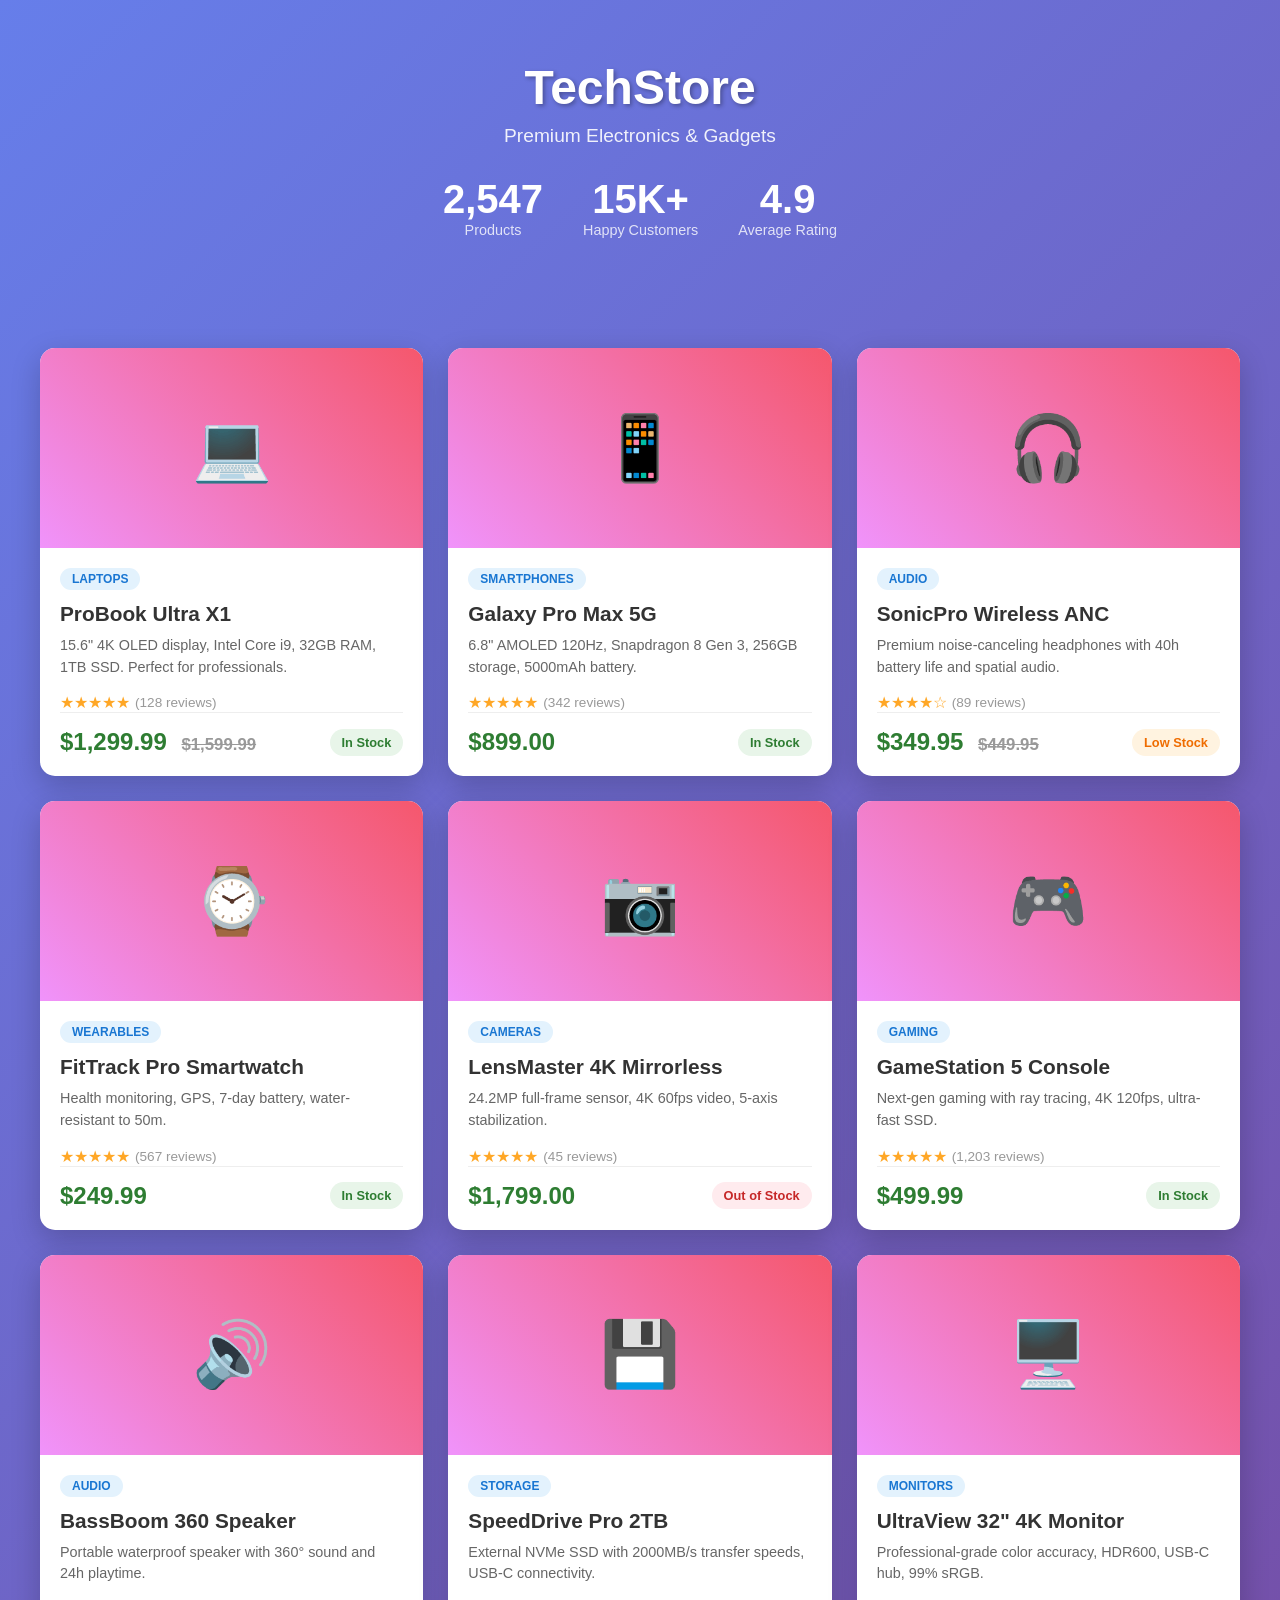
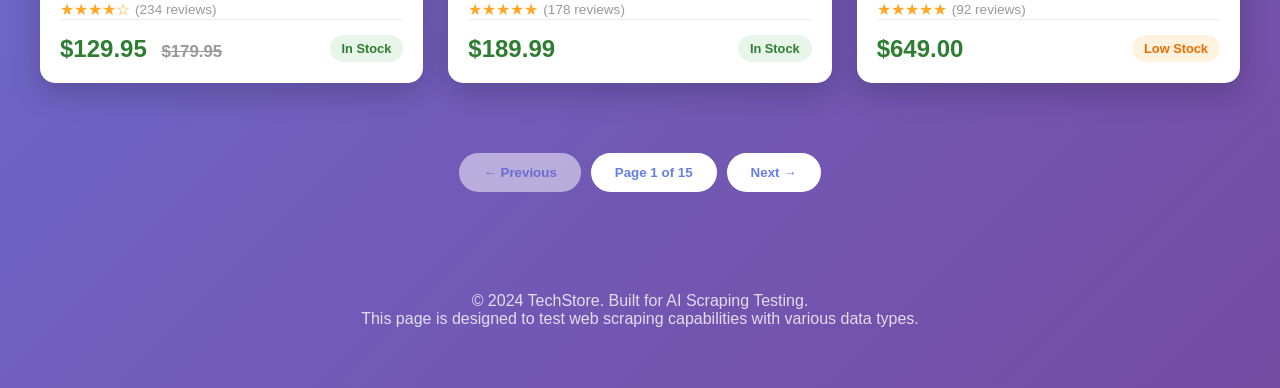
<file: static/test-products.html>
<!DOCTYPE html>
<html lang="en">
<head>
    <meta charset="UTF-8">
    <meta name="viewport" content="width=device-width, initial-scale=1.0">
    <title>TechStore - AI Scraping Test Page</title>
    <style>
        * {
            margin: 0;
            padding: 0;
            box-sizing: border-box;
        }
        body {
            font-family: 'Segoe UI', Tahoma, Geneva, Verdana, sans-serif;
            background: linear-gradient(135deg, #667eea 0%, #764ba2 100%);
            min-height: 100vh;
            padding: 20px;
        }
        .container {
            max-width: 1200px;
            margin: 0 auto;
        }
        header {
            text-align: center;
            color: white;
            padding: 40px 0;
        }
        header h1 {
            font-size: 3em;
            margin-bottom: 10px;
            text-shadow: 2px 2px 4px rgba(0,0,0,0.3);
        }
        header p {
            font-size: 1.2em;
            opacity: 0.9;
        }
        .stats {
            display: flex;
            justify-content: center;
            gap: 40px;
            margin: 30px 0;
            color: white;
        }
        .stat-item {
            text-align: center;
        }
        .stat-value {
            font-size: 2.5em;
            font-weight: bold;
        }
        .stat-label {
            font-size: 0.9em;
            opacity: 0.8;
        }
        .products-grid {
            display: grid;
            grid-template-columns: repeat(auto-fill, minmax(300px, 1fr));
            gap: 25px;
            margin-top: 40px;
        }
        .product-card {
            background: white;
            border-radius: 15px;
            overflow: hidden;
            box-shadow: 0 10px 30px rgba(0,0,0,0.2);
            transition: transform 0.3s ease, box-shadow 0.3s ease;
        }
        .product-card:hover {
            transform: translateY(-5px);
            box-shadow: 0 15px 40px rgba(0,0,0,0.3);
        }
        .product-image {
            width: 100%;
            height: 200px;
            background: linear-gradient(45deg, #f093fb 0%, #f5576c 100%);
            display: flex;
            align-items: center;
            justify-content: center;
            color: white;
            font-size: 4em;
        }
        .product-info {
            padding: 20px;
        }
        .product-category {
            display: inline-block;
            background: #e3f2fd;
            color: #1976d2;
            padding: 4px 12px;
            border-radius: 20px;
            font-size: 0.75em;
            font-weight: 600;
            text-transform: uppercase;
            margin-bottom: 10px;
        }
        .product-name {
            font-size: 1.3em;
            font-weight: 700;
            color: #333;
            margin-bottom: 8px;
            line-height: 1.3;
        }
        .product-description {
            color: #666;
            font-size: 0.9em;
            line-height: 1.5;
            margin-bottom: 15px;
        }
        .product-meta {
            display: flex;
            justify-content: space-between;
            align-items: center;
            padding-top: 15px;
            border-top: 1px solid #eee;
        }
        .product-price {
            font-size: 1.5em;
            font-weight: 700;
            color: #2e7d32;
        }
        .product-price .original {
            font-size: 0.7em;
            color: #999;
            text-decoration: line-through;
            margin-left: 8px;
        }
        .stock-status {
            padding: 6px 12px;
            border-radius: 20px;
            font-size: 0.8em;
            font-weight: 600;
        }
        .in-stock {
            background: #e8f5e9;
            color: #2e7d32;
        }
        .low-stock {
            background: #fff3e0;
            color: #ef6c00;
        }
        .out-of-stock {
            background: #ffebee;
            color: #c62828;
        }
        .product-rating {
            display: flex;
            align-items: center;
            gap: 5px;
            margin-top: 10px;
            color: #ffa726;
        }
        .review-count {
            color: #999;
            font-size: 0.85em;
        }
        .pagination {
            display: flex;
            justify-content: center;
            gap: 10px;
            margin-top: 50px;
            padding: 20px;
        }
        .pagination button {
            padding: 12px 24px;
            border: none;
            background: white;
            color: #667eea;
            border-radius: 25px;
            cursor: pointer;
            font-weight: 600;
            transition: all 0.3s ease;
        }
        .pagination button:hover:not(:disabled) {
            background: #667eea;
            color: white;
            transform: scale(1.05);
        }
        .pagination button:disabled {
            opacity: 0.5;
            cursor: not-allowed;
        }
        footer {
            text-align: center;
            color: white;
            padding: 40px 0;
            margin-top: 40px;
            opacity: 0.8;
        }
    </style>
</head>
<body>
    <div class="container">
        <header>
            <h1>TechStore</h1>
            <p>Premium Electronics & Gadgets</p>
            
            <div class="stats">
                <div class="stat-item">
                    <div class="stat-value">2,547</div>
                    <div class="stat-label">Products</div>
                </div>
                <div class="stat-item">
                    <div class="stat-value">15K+</div>
                    <div class="stat-label">Happy Customers</div>
                </div>
                <div class="stat-item">
                    <div class="stat-value">4.9</div>
                    <div class="stat-label">Average Rating</div>
                </div>
            </div>
        </header>

        <div class="products-grid">
            <!-- Product 1 -->
            <div class="product-card" data-product-id="PROD-001">
                <div class="product-image">💻</div>
                <div class="product-info">
                    <span class="product-category">Laptops</span>
                    <h3 class="product-name">ProBook Ultra X1</h3>
                    <p class="product-description">15.6" 4K OLED display, Intel Core i9, 32GB RAM, 1TB SSD. Perfect for professionals.</p>
                    <div class="product-rating">
                        <span>★★★★★</span>
                        <span class="review-count">(128 reviews)</span>
                    </div>
                    <div class="product-meta">
                        <div class="product-price">
                            $1,299.99
                            <span class="original">$1,599.99</span>
                        </div>
                        <span class="stock-status in-stock">In Stock</span>
                    </div>
                </div>
            </div>

            <!-- Product 2 -->
            <div class="product-card" data-product-id="PROD-002">
                <div class="product-image">📱</div>
                <div class="product-info">
                    <span class="product-category">Smartphones</span>
                    <h3 class="product-name">Galaxy Pro Max 5G</h3>
                    <p class="product-description">6.8" AMOLED 120Hz, Snapdragon 8 Gen 3, 256GB storage, 5000mAh battery.</p>
                    <div class="product-rating">
                        <span>★★★★★</span>
                        <span class="review-count">(342 reviews)</span>
                    </div>
                    <div class="product-meta">
                        <div class="product-price">
                            $899.00
                        </div>
                        <span class="stock-status in-stock">In Stock</span>
                    </div>
                </div>
            </div>

            <!-- Product 3 -->
            <div class="product-card" data-product-id="PROD-003">
                <div class="product-image">🎧</div>
                <div class="product-info">
                    <span class="product-category">Audio</span>
                    <h3 class="product-name">SonicPro Wireless ANC</h3>
                    <p class="product-description">Premium noise-canceling headphones with 40h battery life and spatial audio.</p>
                    <div class="product-rating">
                        <span>★★★★☆</span>
                        <span class="review-count">(89 reviews)</span>
                    </div>
                    <div class="product-meta">
                        <div class="product-price">
                            $349.95
                            <span class="original">$449.95</span>
                        </div>
                        <span class="stock-status low-stock">Low Stock</span>
                    </div>
                </div>
            </div>

            <!-- Product 4 -->
            <div class="product-card" data-product-id="PROD-004">
                <div class="product-image">⌚</div>
                <div class="product-info">
                    <span class="product-category">Wearables</span>
                    <h3 class="product-name">FitTrack Pro Smartwatch</h3>
                    <p class="product-description">Health monitoring, GPS, 7-day battery, water-resistant to 50m.</p>
                    <div class="product-rating">
                        <span>★★★★★</span>
                        <span class="review-count">(567 reviews)</span>
                    </div>
                    <div class="product-meta">
                        <div class="product-price">
                            $249.99
                        </div>
                        <span class="stock-status in-stock">In Stock</span>
                    </div>
                </div>
            </div>

            <!-- Product 5 -->
            <div class="product-card" data-product-id="PROD-005">
                <div class="product-image">📷</div>
                <div class="product-info">
                    <span class="product-category">Cameras</span>
                    <h3 class="product-name">LensMaster 4K Mirrorless</h3>
                    <p class="product-description">24.2MP full-frame sensor, 4K 60fps video, 5-axis stabilization.</p>
                    <div class="product-rating">
                        <span>★★★★★</span>
                        <span class="review-count">(45 reviews)</span>
                    </div>
                    <div class="product-meta">
                        <div class="product-price">
                            $1,799.00
                        </div>
                        <span class="stock-status out-of-stock">Out of Stock</span>
                    </div>
                </div>
            </div>

            <!-- Product 6 -->
            <div class="product-card" data-product-id="PROD-006">
                <div class="product-image">🎮</div>
                <div class="product-info">
                    <span class="product-category">Gaming</span>
                    <h3 class="product-name">GameStation 5 Console</h3>
                    <p class="product-description">Next-gen gaming with ray tracing, 4K 120fps, ultra-fast SSD.</p>
                    <div class="product-rating">
                        <span>★★★★★</span>
                        <span class="review-count">(1,203 reviews)</span>
                    </div>
                    <div class="product-meta">
                        <div class="product-price">
                            $499.99
                        </div>
                        <span class="stock-status in-stock">In Stock</span>
                    </div>
                </div>
            </div>

            <!-- Product 7 -->
            <div class="product-card" data-product-id="PROD-007">
                <div class="product-image">🔊</div>
                <div class="product-info">
                    <span class="product-category">Audio</span>
                    <h3 class="product-name">BassBoom 360 Speaker</h3>
                    <p class="product-description">Portable waterproof speaker with 360° sound and 24h playtime.</p>
                    <div class="product-rating">
                        <span>★★★★☆</span>
                        <span class="review-count">(234 reviews)</span>
                    </div>
                    <div class="product-meta">
                        <div class="product-price">
                            $129.95
                            <span class="original">$179.95</span>
                        </div>
                        <span class="stock-status in-stock">In Stock</span>
                    </div>
                </div>
            </div>

            <!-- Product 8 -->
            <div class="product-card" data-product-id="PROD-008">
                <div class="product-image">💾</div>
                <div class="product-info">
                    <span class="product-category">Storage</span>
                    <h3 class="product-name">SpeedDrive Pro 2TB</h3>
                    <p class="product-description">External NVMe SSD with 2000MB/s transfer speeds, USB-C connectivity.</p>
                    <div class="product-rating">
                        <span>★★★★★</span>
                        <span class="review-count">(178 reviews)</span>
                    </div>
                    <div class="product-meta">
                        <div class="product-price">
                            $189.99
                        </div>
                        <span class="stock-status in-stock">In Stock</span>
                    </div>
                </div>
            </div>

            <!-- Product 9 -->
            <div class="product-card" data-product-id="PROD-009">
                <div class="product-image">🖥️</div>
                <div class="product-info">
                    <span class="product-category">Monitors</span>
                    <h3 class="product-name">UltraView 32" 4K Monitor</h3>
                    <p class="product-description">Professional-grade color accuracy, HDR600, USB-C hub, 99% sRGB.</p>
                    <div class="product-rating">
                        <span>★★★★★</span>
                        <span class="review-count">(92 reviews)</span>
                    </div>
                    <div class="product-meta">
                        <div class="product-price">
                            $649.00
                        </div>
                        <span class="stock-status low-stock">Low Stock</span>
                    </div>
                </div>
            </div>
        </div>

        <div class="pagination">
            <button disabled>← Previous</button>
            <button>Page 1 of 15</button>
            <button class="next-page">Next →</button>
        </div>

        <footer>
            <p>© 2024 TechStore. Built for AI Scraping Testing.</p>
            <p>This page is designed to test web scraping capabilities with various data types.</p>
        </footer>
    </div>

    <script>
        // Simple pagination simulation
        document.querySelector('.next-page').addEventListener('click', function() {
            alert('In a real scenario, this would load page 2. For testing, this page contains all the sample data needed.');
        });
    </script>
</body>
</html>
</file>
